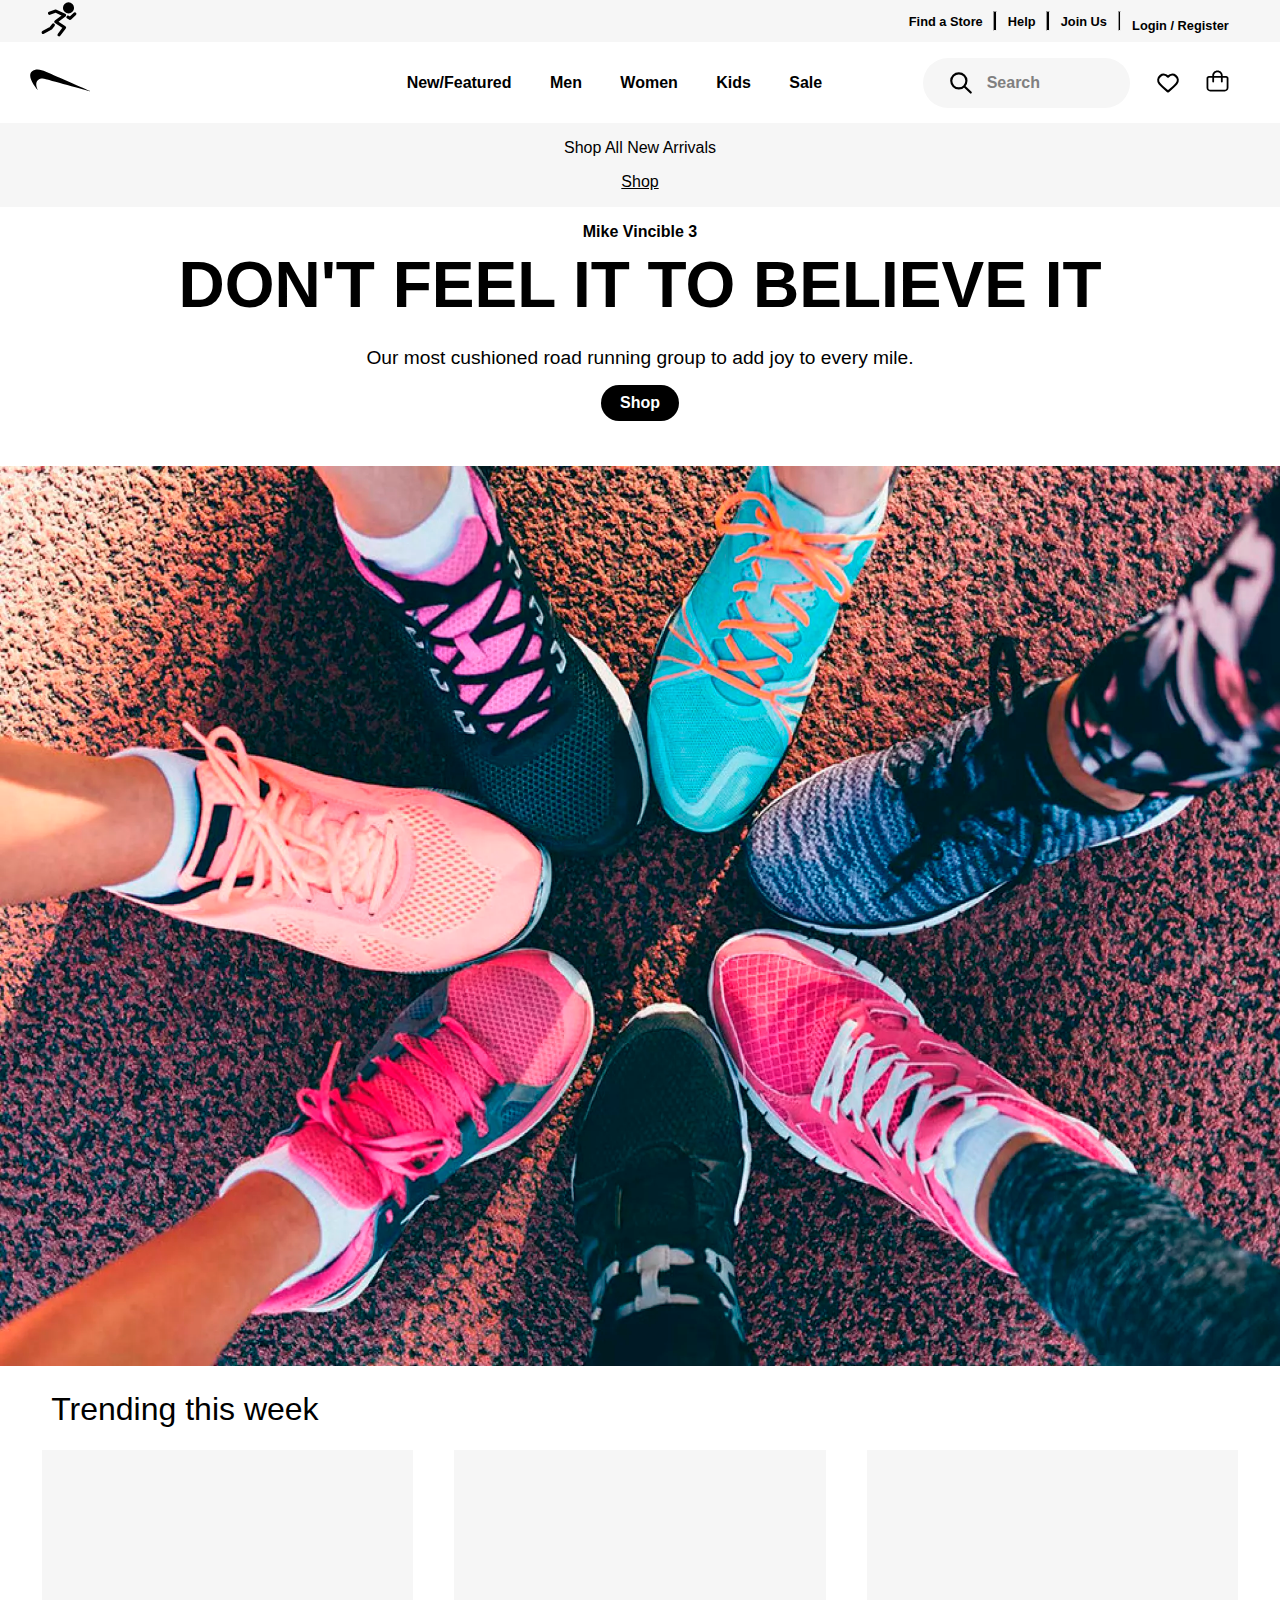
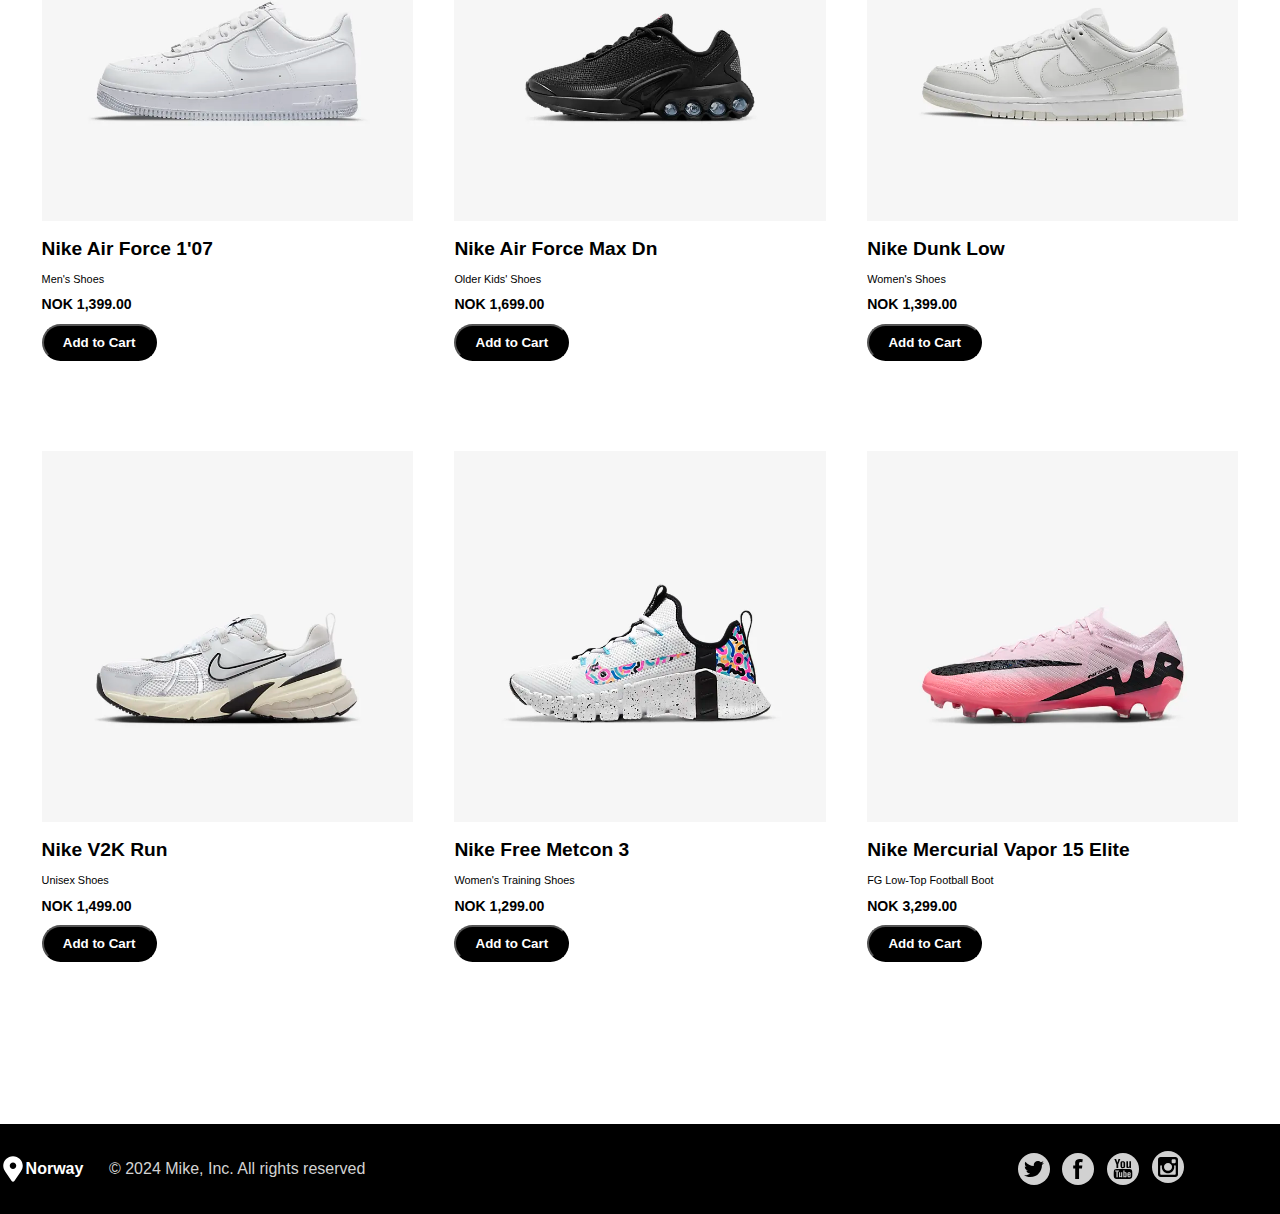
<file: Public/HTML/index.html>
<!DOCTYPE html>
<html lang="en">

<head>
    <meta charset="UTF-8">
    <meta name="viewport" content="width=device-width, initial-scale=1.0">
    <title>Mike Offical Website</title>
    <link rel="stylesheet" href="../CSS/style.css">
</head>

<body>
    <div class="top">
        <div class="left1"><img id="sportman" src="../Media/sportman.svg" alt="sports man"></div>
        <div class="middle1"></div>
        <div class="right1">
            <a href="https://olvidona.com/">
                <p>Find a Store</p>
            </a>
            <hr>
            <a href="https://olvidona.com/">
                <p>Help</p>
            </a>
            <hr>
            <a href="https://olvidona.com/">
                <p>Join Us</p>
            </a>
            <hr>
            <div id="loginButton"></div>
        </div>
    </div>
    <div class="top2">
        <div class="left2"><a href="index.html"><img id="mikeLogo" src="../Media/mikelogo.svg" alt="Mike logo"></div>
        </a>
        <div class="middle2">
            <div class="linker">
                <a href="#shoeBack">New/Featured</a>
                <a href="#shoeBack">Men</a>
                <a href="#shoeBack">Women</a>
                <a href="#shoeBack">Kids</a>
                <a href="#shoeBack">Sale</a>
            </div>
        </div>
        <div class="right2">
            <div class="searchBar">
                <div class="search">
                    <img id="search" src="../Media/Search.svg" alt="Search Ikon">
                    <p>Search</p>
                </div>
                <div class="searchIkon">
                    <img id="heart" src="../Media/Heart.svg" alt="Hjerte Ikon">
                    <a href="/HTML/shoppingCart.html"><img id="shoppingCart" src="../Media/ShoppingBag.svg"
                            alt="Shopping bag ikon">
                    </a>
                </div>

            </div>
        </div>
    </div>
    <div class="top3">
        <div class="middle3">
            <div>
                <p>Shop All New Arrivals</p>
                <p><a href="#shoeBack">Shop</a></p>
            </div>
        </div>
    </div>
    <div class="main">
        <div class="mainText">
            <p>Mike Vincible 3</p>
            <h1>DON'T FEEL IT TO BELIEVE IT</h1>
            <h2>Our most cushioned road running group to add joy to every mile.</h2>
            <a href="#shoeBack">Shop</a>
        </div>
    </div>

    <img class="gruppeBilde" src="../Media/shoes.webp" alt="Group of people in a room">

    <div class="underMiddle">
        <h1 style="margin-left: 4vw; font-weight: lighter;">Trending this week</h1>
        <div class="alleSko">
            <!-- DETTE ER FOR SKO EN!!!!!!!!!!!!!!!!!!!!!!!!!! -->
            <div class="sko1">
                <img id="shoeBack" src="../Media/shoe1.png">
                <div data-name="Nike Air Force 1'07" data-price="1399">
                    <h1>Nike Air Force 1'07</h1>
                    <p>Men's Shoes</p>
                    <h2>NOK 1,399.00</h2>
                    <button onclick="addToShoppingCart({itemName: 'Nike Air Force 1`07', price: 1399, quantity: 1})">Add
                        to Cart</button>
                </div>
            </div>

            <!-- DETTE ER FOR SKO TO!!!!!!!!!!!!!!!!!!!!!!!!!! -->
            <div class="sko2">
                <img id="shoeBack" src="../Media/shoe2.png">
                <div data-name="Nike Air Max Dn" data-price="1699">
                    <h1>Nike Air Force Max Dn</h1>
                    <p>Older Kids' Shoes</p>
                    <h2>NOK 1,699.00</h2>
                    <button onclick="addToShoppingCart({itemName: 'Nike Air Max Dn', price: 1699, quantity: 1})">Add to
                        Cart</button>
                </div>
            </div>

            <!-- DETTE ER FOR SKO TRE!!!!!!!!!!!!!!!!!!!!!!!!!! -->
            <div class="sko3">
                <img id="shoeBack" src="../Media/shoe3.png">
                <div data-name="Nike Dunk Low" data-price="1399">
                    <h1>Nike Dunk Low</h1>
                    <p>Women's Shoes</p>
                    <h2>NOK 1,399.00</h2>
                    <button onclick="addToShoppingCart({itemName: 'Nike Dunk Low', price: 1399, quantity: 1})">Add to
                        Cart</button>
                </div>
            </div>
        </div>
        <div class="alleSko">
            <!-- DETTE ER FOR SKO FIRE!!!!!!!!!!!!!!!!!!!!!!!!!! -->
            <div class="sko4">
                <img id="shoeBack" src="../Media/shoe4.png">
                <div data-name="Nike V2K Run" data-price="1499">
                    <h1>Nike V2K Run</h1>
                    <p>Unisex Shoes</p>
                    <h2>NOK 1,499.00</h2>
                    <button onclick="addToShoppingCart({itemName: 'Nike V2K Run', price: 1499, quantity: 1})">Add
                        to Cart</button>
                </div>
            </div>

            <!-- DETTE ER FOR SKO FEM!!!!!!!!!!!!!!!!!!!!!!!!!! -->
            <div class="sko5">
                <img id="shoeBack" src="../Media/shoe5.png">
                <div data-name="Nike Free Metcon 3" data-price="1299">
                    <h1>Nike Free Metcon 3</h1>
                    <p>Women's Training Shoes</p>
                    <h2>NOK 1,299.00</h2>
                    <button onclick="addToShoppingCart({itemName: 'Nike Free Metcon 3', price: 1299, quantity: 1})">Add
                        to Cart</button>
                </div>
            </div>

            <!-- DETTE ER FOR SKO SEKS!!!!!!!!!!!!!!!!!!!!!!!!!! -->
            <div class="sko6">
                <img id="shoeBack" src="../Media/shoe6.png">
                <div data-name="Nike Mercurial Vapor 15 Elite" data-price="3299">
                    <h1>Nike Mercurial Vapor 15 Elite</h1>
                    <p>FG Low-Top Football Boot</p>
                    <h2>NOK 3,299.00</h2>
                    <button onclick="addToShoppingCart({itemName: 'Nike Mercurial Vapor 15 Elite', price: 3299, quantity: 1})">Add
                        to Cart</button>
                </div>
            </div>
        </div>
    </div>
    <br>
    <br>
    <br>
    <br>
    <div class="footer">
        <div class="footer1">
            <div class="footer11">
                <img id="search" src="../Media/location.svg" alt="Location Ikon">
                <p>Norway</p>
            </div>
            <p>© 2024 Mike, Inc. All rights reserved</p>
        </div>
        <div class="footer2">
            <div class="smIkon">
                <img id="smIkon" src="../Media/twitter.svg" alt="twitter">
                <img id="smIkon" src="../Media/facebook.svg" alt="facebook">
                <img id="smIkon" src="../Media/youtube.svg" alt="youtube">
                <a href="https://www.instagram.com/olliweryong/"><img id="smIkon" src="../Media/instagram.svg"
                        alt="instagram"></a>
            </div>
        </div>
    </div>

<script src="../JAVASCRIPT/main.js"></script>

</body>


</html>
</file>
<file: Public/CSS/style.css>
body {
    padding: 0;
    margin: 0;
    position: relative;
    width: 100%;
    min-height: 100vh;
    height: auto;
    
    font-family: Arial, Helvetica, sans-serif;
}

/* ----------------------------------------- Index Page ------------------------------------- */
.Test {
    display: flex;
    justify-content: center;
    flex-direction: column;
    width: 300px;
    margin-left: auto;
    margin-right: auto;
}

.Title {
    display: flex;
    justify-content: center;
    font-size: 18px;
    color: #C40233;
}

.Test2 {
    width: 100%;
    height: 60px;
    margin-top: 240px;
}

#output {
    text-align: center;
}

#input {
    display: flex;
}

.buttons {
    display: flex;
    justify-content: center;
    gap: 5px;
}

.top {
    display: flex;
    background-color: #F6F6F6;
}

.top2 {
    display: flex;
}

.top3 {
    display: flex;
    background-color: #F6F6F6;
}

.left1 {
    width: 33%;
}

.middle1 {
    width: 33%;
}

.right1 {
    width: 25%;
    margin-left: 5vW;
    display: flex;
    font-size: 1vW;
    font-weight: bold;
    text-align: center;
    align-items: center;
}

.right1 hr {
    width: 0.15vw;
    background-color: black;
    color: black;
    height: 2vh;
    align-items: center;
}

.right1 a {
    text-decoration: none;
    color: black;
    margin-top: vh;
}

.left2 {
    width: 33%;
}

.middle2 {
    width: 33%;
}

.right2 {
    width: 33%;
}

.middle3 {
    display: flex;
    margin: auto;
}

.middle3 p {
    display: flex;
    justify-content: center;
    color: black;
}

.middle3 a {
    display: flex;
    justify-content: center;
    color: black;
}

#sportman {
    width: 3vW;
    margin-left: 40px;
}

#mikeLogo {
    width: 6vW;
    margin-left: 2.3vh;
}

#search {
    width: 2vw;
}

#heart {
    width: 2vW;
}

#shoppingCart {
    width: 1.75vw;
}

.linker {
    display: flex;
    height: 100%;
    align-items: center;
    gap: 3vW;
    justify-content: center;
}

.linker a {
    text-decoration: none;
    color: black;
    font-weight: bold;
}

.linker a:hover,
.hvr-grow:focus,
.hvr-grow:active {
    -webkit-transform: scale(1.1);
    transform: scale(1.1);
}

.right2 {
    display: flex;
    justify-content: right;
    margin-right: 4vW;
}

.searchBar {
    display: flex;
    height: 100%;
    align-items: center;
    gap: 2vW;
}

.searchBar p {
    color: grey;
    font-weight: bold;
}

.search {
    display: flex;
    gap: 1vW;
    background-color: #F6F6F6;
    border-radius: 3vW;
    padding-left: 2vW;
    padding-right: 7vW;
}

.searchIkon {
    display: flex;
    gap: 2vW;
}

.gruppeBilde {
    width: 100%;
    height: 900px;
}

.main {
    display: flex;
    flex-direction: column;
    justify-content: center;
}

.mainText {
    display: flex;
    flex-direction: column;
    justify-content: center;
    margin-left: auto;
    margin-right: auto;
}

.mainText p {
    margin-left: auto;
    margin-right: auto;
    font-weight: bold;
}

.mainText h1 {
    margin-left: auto;
    margin-right: auto;
    font-family: Impact, Haettenschweiler, 'Arial Narrow Bold', sans-serif;
    font-size: min(6vw, 4em);
    margin-top: -1vh;
}

.mainText h2 {
    margin-left: auto;
    margin-right: auto;
    font-weight: lighter;
    font-size: 1.5vw;
    margin-top: -2vh;
}

.mainText a {
    margin-left: auto;
    margin-right: auto;
    text-decoration: none;
    color: white;
    font-weight: bold;
    background-color: black;
    padding: 1vh;
    padding-left: 1.5vw;
    padding-right: 1.5vw;
    border-radius: 100vh;
    margin-bottom: 5vh;
}



.shoePic {
    display: flex;
    justify-content: center;
    gap: 1.5vw;
}

#shoeBack {
    width: 25vw;
    background-color: #F6F6F6;
    padding: 2vw;
}

.alleSko {
    display: flex;
    justify-content: space-evenly;
    margin-bottom: 5vh;
}
.alleSko h1 {
    font-size: 1.5vw;
}
.alleSko p {
    font-size: 0.85vw;
}
.alleSko h2 {
    font-size: 1.1vw;
}
.alleSko button {
    margin-left: auto;
    margin-right: auto;
    text-decoration: none;
    color: white;
    font-weight: bold;
    background-color: black;
    padding: 1vh;
    padding-left: 1.5vw;
    padding-right: 1.5vw;
    border-radius: 100vh;
    margin-bottom: 5vh;
    cursor: pointer;
}




#loginButton {
    cursor: pointer;
    margin-top: 1vh;
}

.footer {
    background-color: black;
    height: 10vh;
    width: 100%;
    display: flex;
}

.footer1 {
    color: white;
    display: flex;
    gap: 2vw;
    width: 50%;
    align-items: center;
}
.footer1 p {
    color: lightgray;
}
.footer11 {
    display: flex;
    font-weight: bold;
}
.footer11 p {
    color: white;
}

.footer2 {
    color: white;
    display: flex;
    gap: 2vw;
    width: 50%;
}
.smIkon {
    display: flex;
    gap: 1vw;
    position: right;
    margin-left: auto;
    margin-right: 7.5vw;
    align-items: center;
}
#smIkon {
    width: 2.5vw;
    cursor: pointer;
}

.shoppingBag {
    display: flex;
    width: 100%;
    justify-content: center;
    justify-content: space-between;
}

.Bag {
    font-weight: lighter;
    margin-left: 5vw;
}
.Bag button {
    padding: 1vw;
    background-color: greenyellow;
    border-radius: 2vw;
}

.Summary {
    width: 30vw;
    margin-right: 5vw;
}
.Summary hr {
    margin-top: 2vh;
    margin-bottom: 2vh;
}

.SummaryButton1 a {
    color: #757575;
    text-decoration: none;
    font-weight: bolder;
    display: flex;
    justify-content: center;
    background-color: #F5F5F5;
    padding: 1.5vw;
    border-radius: 5vw;
}
.SummaryButton1 a:hover {
    background-color: black;
    color: #fff;
}

.SummaryButton1 img {
    width: 4.5vw;
}

.div1 {
    display: flex;
    align-items: center;
    justify-content: space-between;
}
.div1 h1 {
    font-size: 1.15vw;
}

.BagItems {
    display: flex;
    flex-direction: row;
    gap: 5vw;
}


#shoppingCart_itemName{
    display: flex;
    font-size: 20px;
    font-weight: 500;
}

#shoppingCartQuantity {
    display: flex;
    font-size: 20px;
    font-weight: 500;
    flex-direction: column;
}

#shoppingCartPrice {
    display: flex;
    font-size: 20px;
    font-weight: 500;
    flex-direction: column;
}

.productInfo {
    display: flex;
    gap: 13vw;
}

.productInfo h3 {
    margin-left: -8vw;
}

.checkoutMain {
    display: flex;
    flex-direction: column;
    width: 50%;
    margin-left: auto;
    margin-right: auto;
    align-items: center;
    background-color: #F5F5F5;
    border: black 2px solid;
    border-radius: 0.5vw;
}

.total {
    display: flex;
    justify-content: space-between;
    margin-right: 5.2vw;
}
</file>
